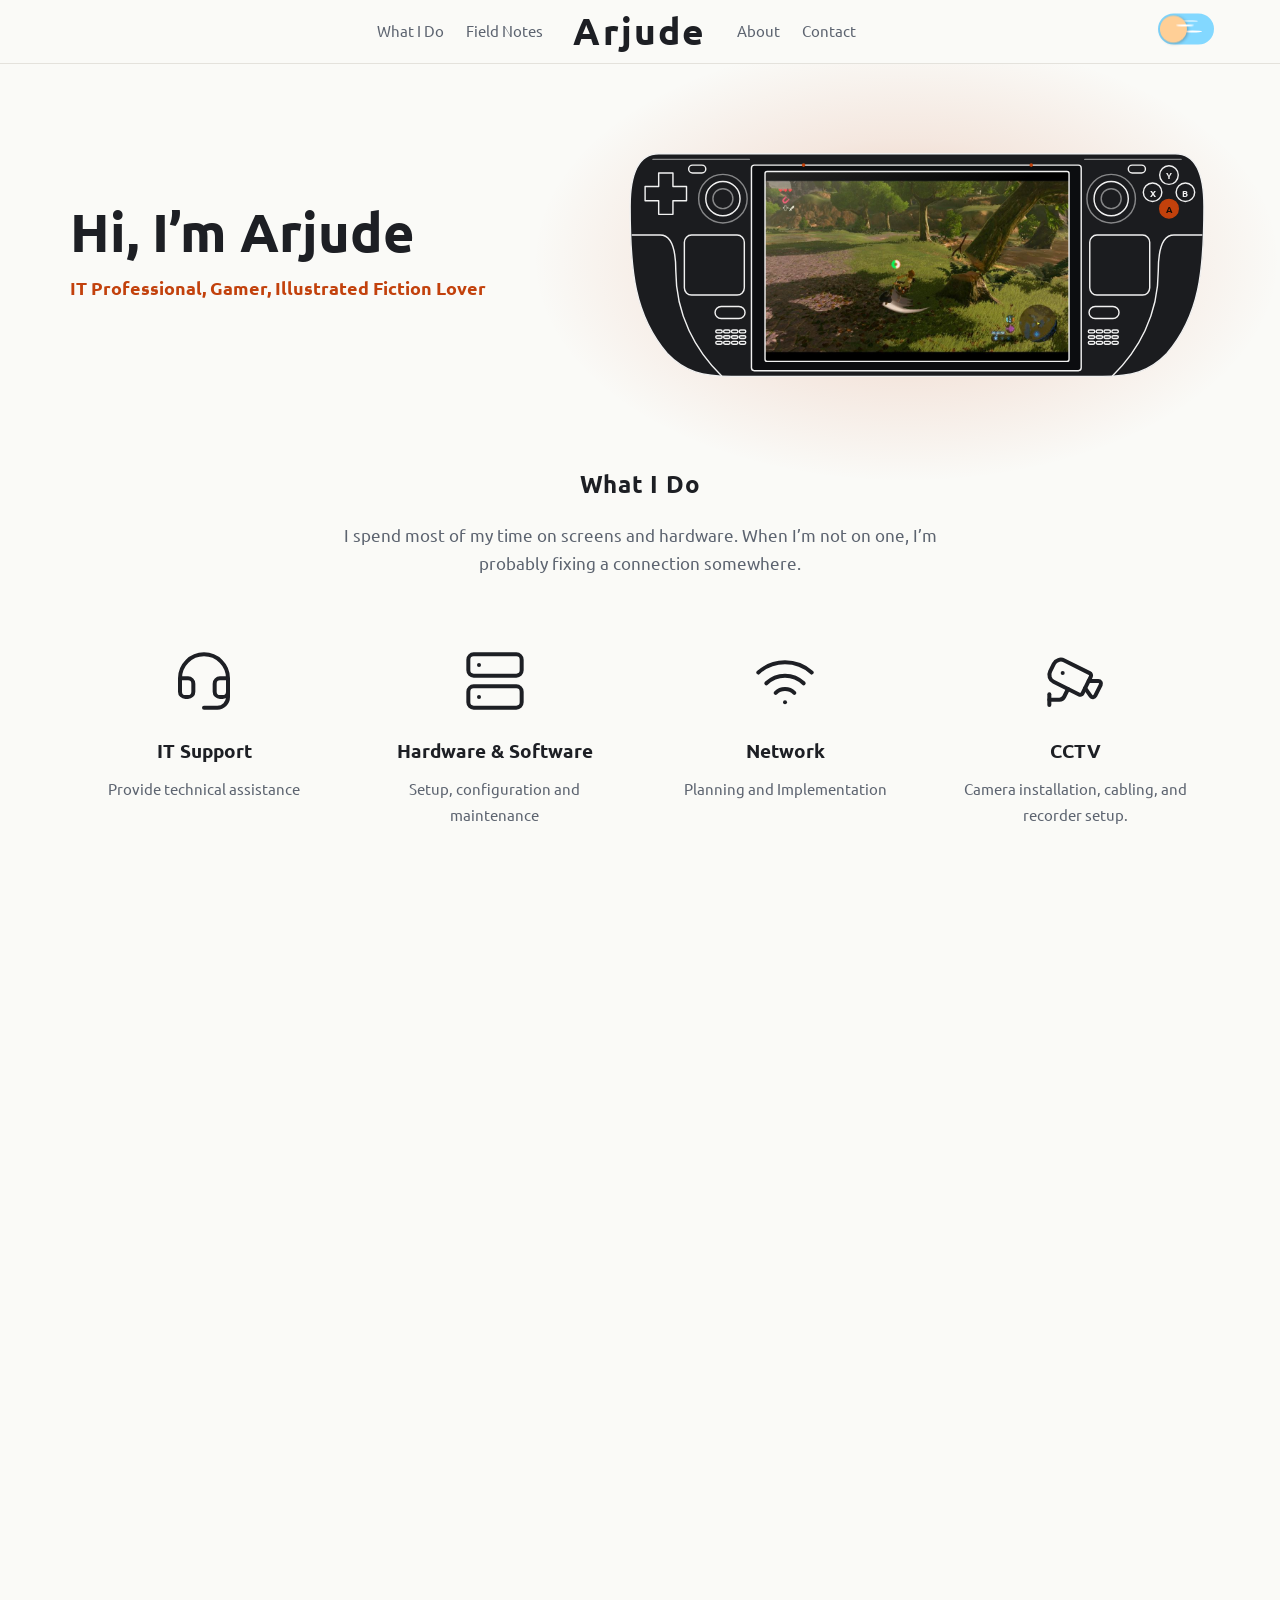
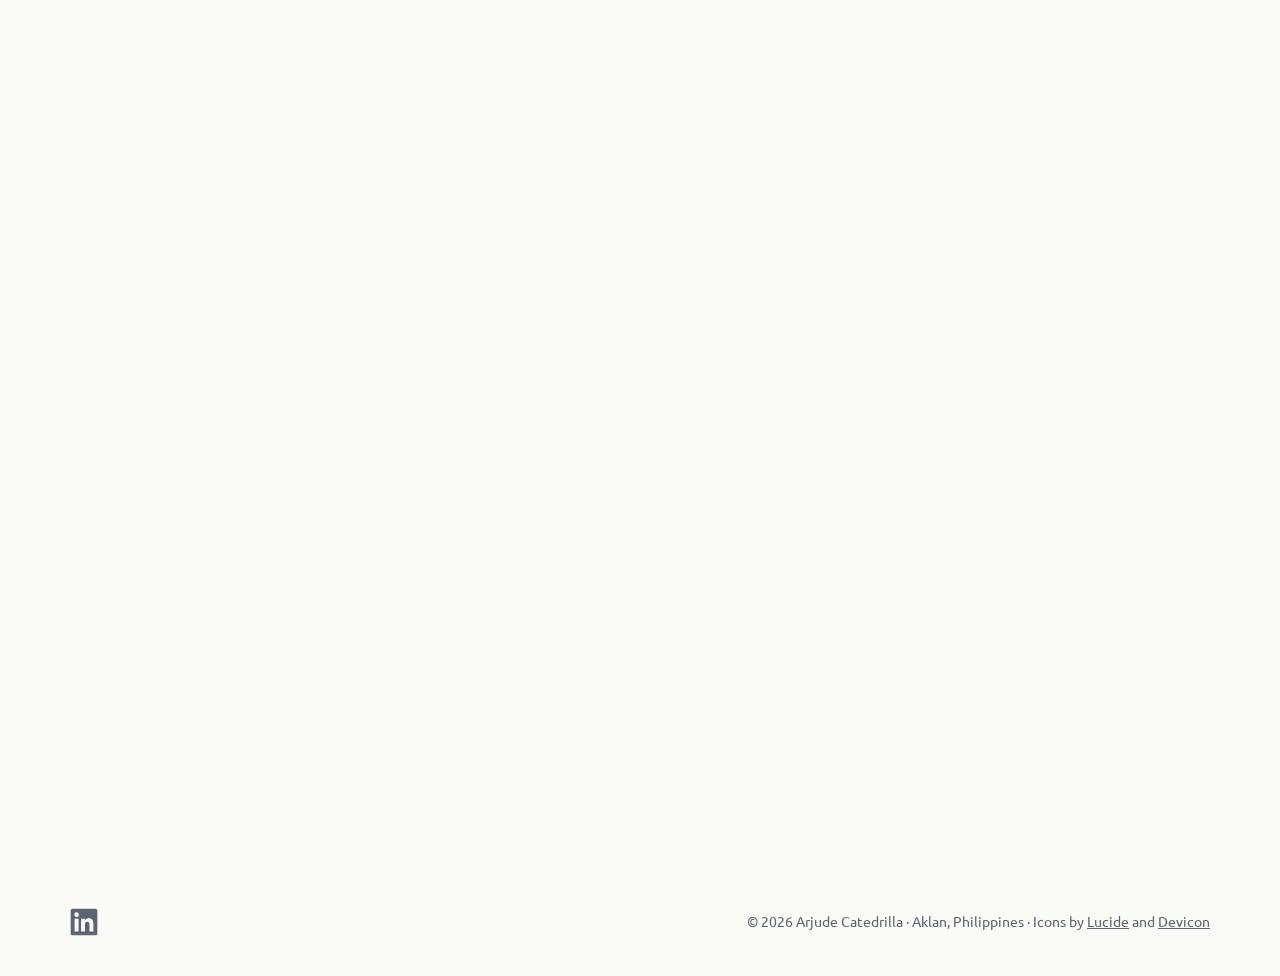
<file: index.html>
<!DOCTYPE html>
<html lang="en">
<head>
  <meta charset="UTF-8">
  <meta name="viewport" content="width=device-width, initial-scale=1">
  <meta http-equiv="Content-Security-Policy" content="default-src 'self'; img-src 'self' data:; style-src 'self'; script-src 'self'; base-uri 'self'; form-action 'none'">
  <title>Arjude Catedrilla | IT Assistant</title>
  <meta name="description" content="Portfolio of Arjude Catedrilla: IT support, networking, and hardware.">
  <link rel="preload" href="fonts/ubuntu-latin-400-normal.woff2" as="font" type="font/woff2" crossorigin>
  <link rel="preload" href="fonts/ubuntu-latin-700-normal.woff2" as="font" type="font/woff2" crossorigin>
  <link rel="stylesheet" href="style.css">
</head>
<body>
  <a class="skip" href="#main">Skip to content</a>
  <header class="nav split">
    <nav aria-label="Main sections" id="navL"></nav>
    <a class="brand" href="#top" id="brand"></a>
    <nav aria-label="More sections" id="navR"></nav>
    <!-- From Uiverse.io by mobinkakei - https://uiverse.io/mobinkakei/strong-lizard-79
   MIT License, Copyright (c) Benjamin Réthoré - https://codepen.io/bnthor/pen/WQBNxO, mobinkakei (Mobeen) -->
    <div class="tg-wrap">
      <input class="tg-input" id="tg" type="checkbox" aria-label="Dark mode">
      <label class="tg" for="tg">
        <span class="tg__handler">
          <span class="tg-crater tg-crater--1"></span>
          <span class="tg-crater tg-crater--2"></span>
          <span class="tg-crater tg-crater--3"></span>
        </span>
        <span class="tg-star tg-star--1"></span>
        <span class="tg-star tg-star--2"></span>
        <span class="tg-star tg-star--3"></span>
        <span class="tg-star tg-star--4"></span>
        <span class="tg-star tg-star--5"></span>
        <span class="tg-star tg-star--6"></span>
      </label>
    </div>
  </header>
  <main id="main"><div id="top"></div></main>
  <footer><p id="foot"></p></footer>
  <script src="content.js"></script>
  <script src="app.js"></script>
</body>
</html>
</file>
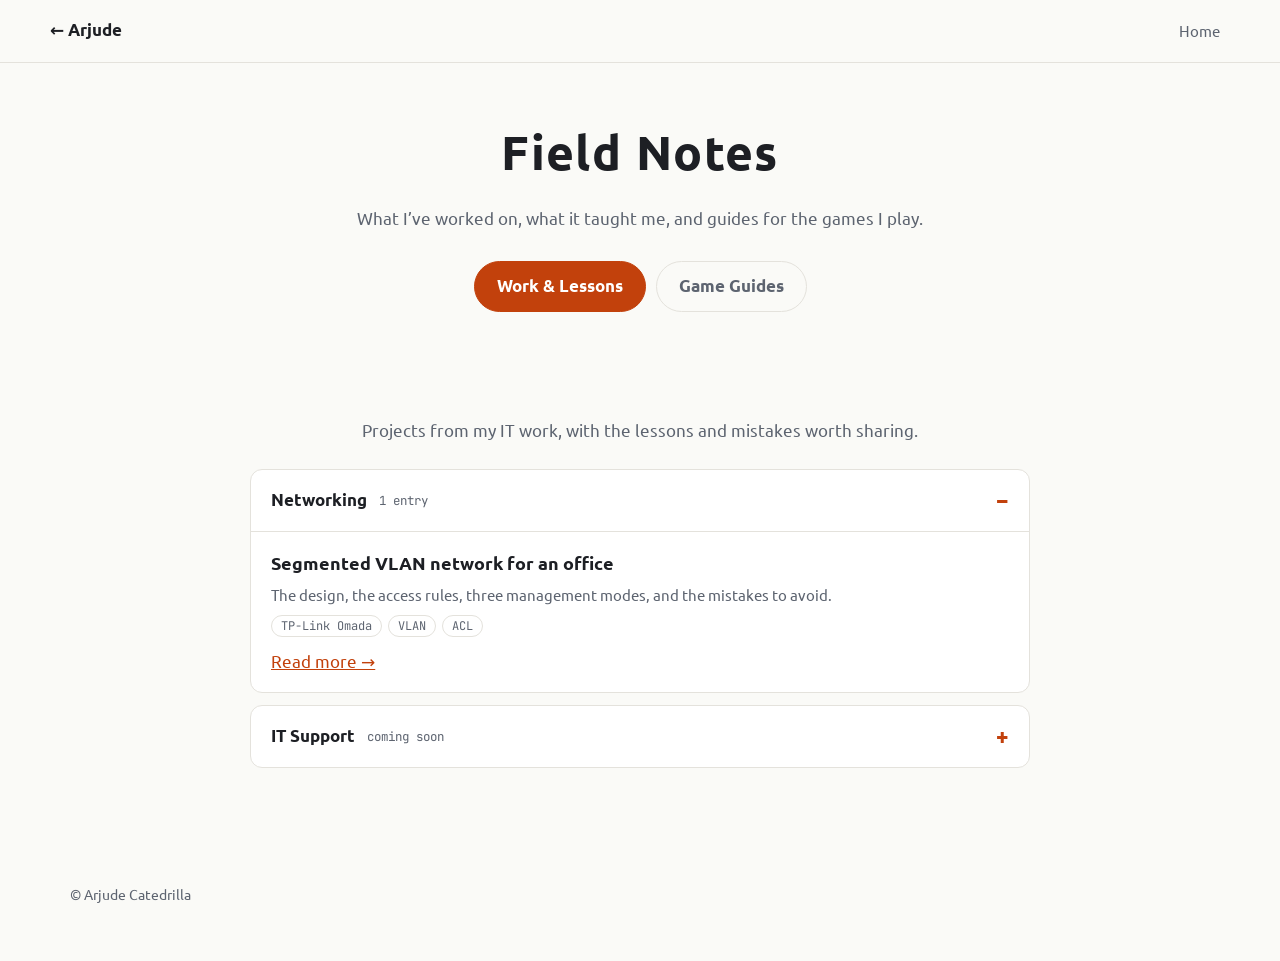
<file: notes.html>
<!DOCTYPE html>
<html lang="en">
<head>
  <meta charset="UTF-8">
  <meta name="viewport" content="width=device-width, initial-scale=1">
  <meta http-equiv="Content-Security-Policy" content="default-src 'self'; img-src 'self' data:; style-src 'self'; script-src 'self'; base-uri 'self'; form-action 'none'">
  <title>Field Notes | Arjude Catedrilla</title>
  <meta name="description" content="Work lessons and game guides by Arjude Catedrilla.">
  <link rel="stylesheet" href="style.css">
  <script src="projects/page.js"></script>
</head>
<body>
  <header class="nav">
    <a class="brand" href="index.html">← Arjude</a>
    <nav aria-label="Main"><a href="index.html">Home</a></nav>
  </header>
  <main class="notes" id="main"></main>
  <footer><p>© Arjude Catedrilla</p></footer>
  <script src="content.js"></script>
  <script src="notes.js"></script>
</body>
</html>
</file>
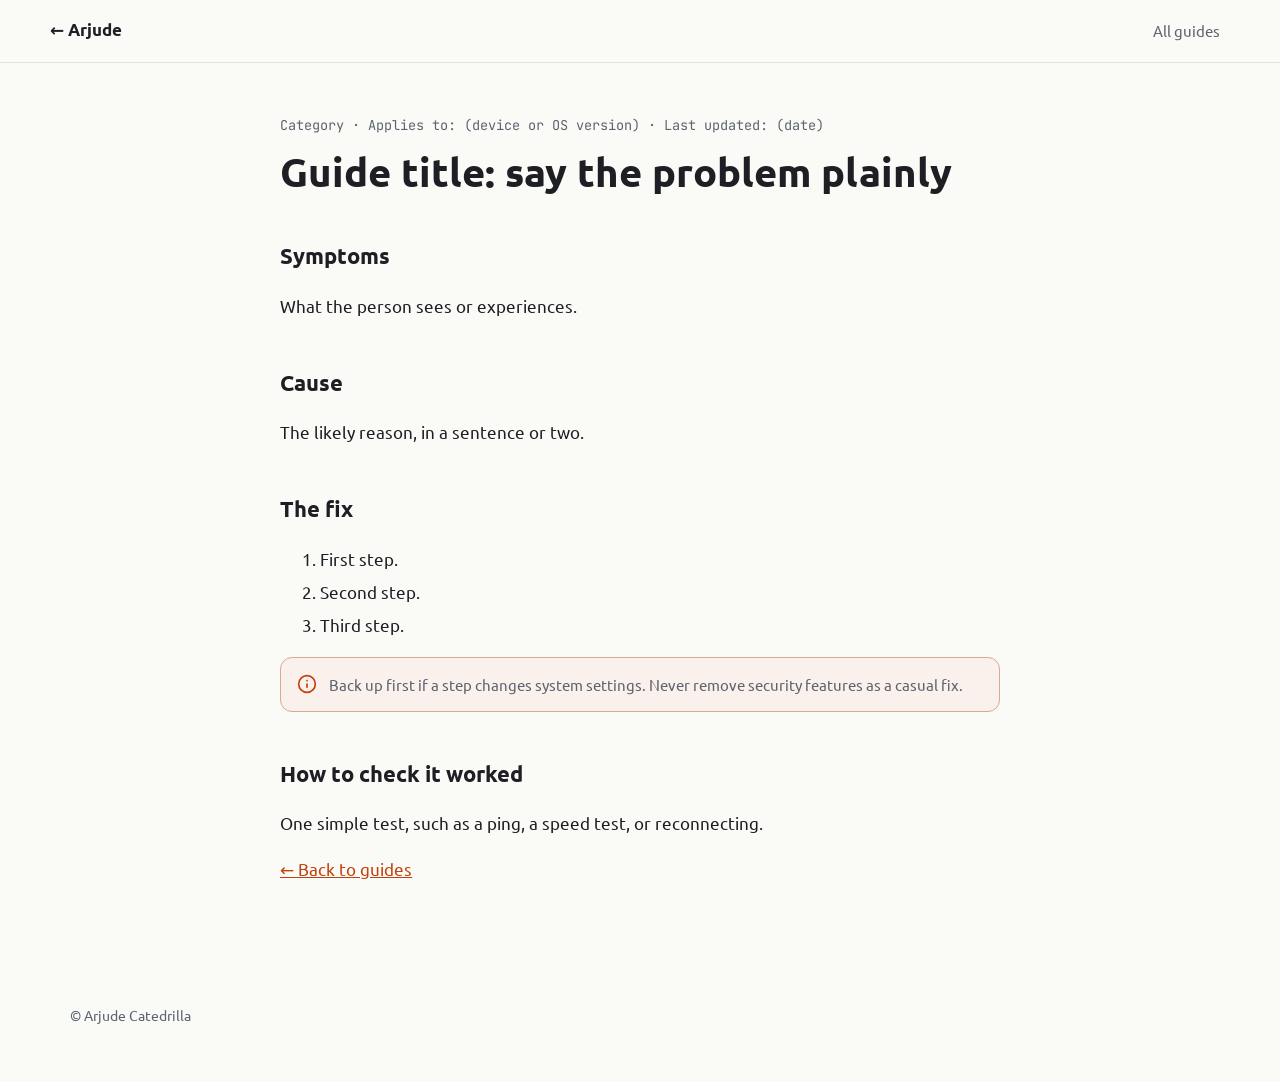
<file: guides/_template.html>
<!DOCTYPE html>
<html lang="en">
<head>
  <meta charset="UTF-8">
  <meta name="viewport" content="width=device-width, initial-scale=1">
  <meta http-equiv="Content-Security-Policy" content="default-src 'self'; img-src 'self' data:; style-src 'self'; script-src 'self'; base-uri 'self'; form-action 'none'">
  <meta name="robots" content="noindex">
  <title>Guide title | Arjude Catedrilla</title>
  <meta name="description" content="One-line summary of the problem this guide solves.">
  <link rel="stylesheet" href="../style.css">
  <script src="../projects/page.js"></script>
</head>
<body>
  <header class="nav">
    <a class="brand" href="../index.html">← Arjude</a>
    <nav aria-label="Main"><a href="../index.html#guides">All guides</a></nav>
  </header>
  <main class="article">
    <p class="meta">Category · Applies to: (device or OS version) · Last updated: (date)</p>
    <h1>Guide title: say the problem plainly</h1>

    <h2>Symptoms</h2>
    <p>What the person sees or experiences.</p>

    <h2>Cause</h2>
    <p>The likely reason, in a sentence or two.</p>

    <h2>The fix</h2>
    <ol>
      <li>First step.</li>
      <li>Second step.</li>
      <li>Third step.</li>
    </ol>
    <p class="note">Back up first if a step changes system settings. Never remove security features as a casual fix.</p>

    <h2>How to check it worked</h2>
    <p>One simple test, such as a ping, a speed test, or reconnecting.</p>

    <p><a href="../index.html#guides">← Back to guides</a></p>
  </main>
  <footer><p>© Arjude Catedrilla</p></footer>
</body>
</html>
</file>
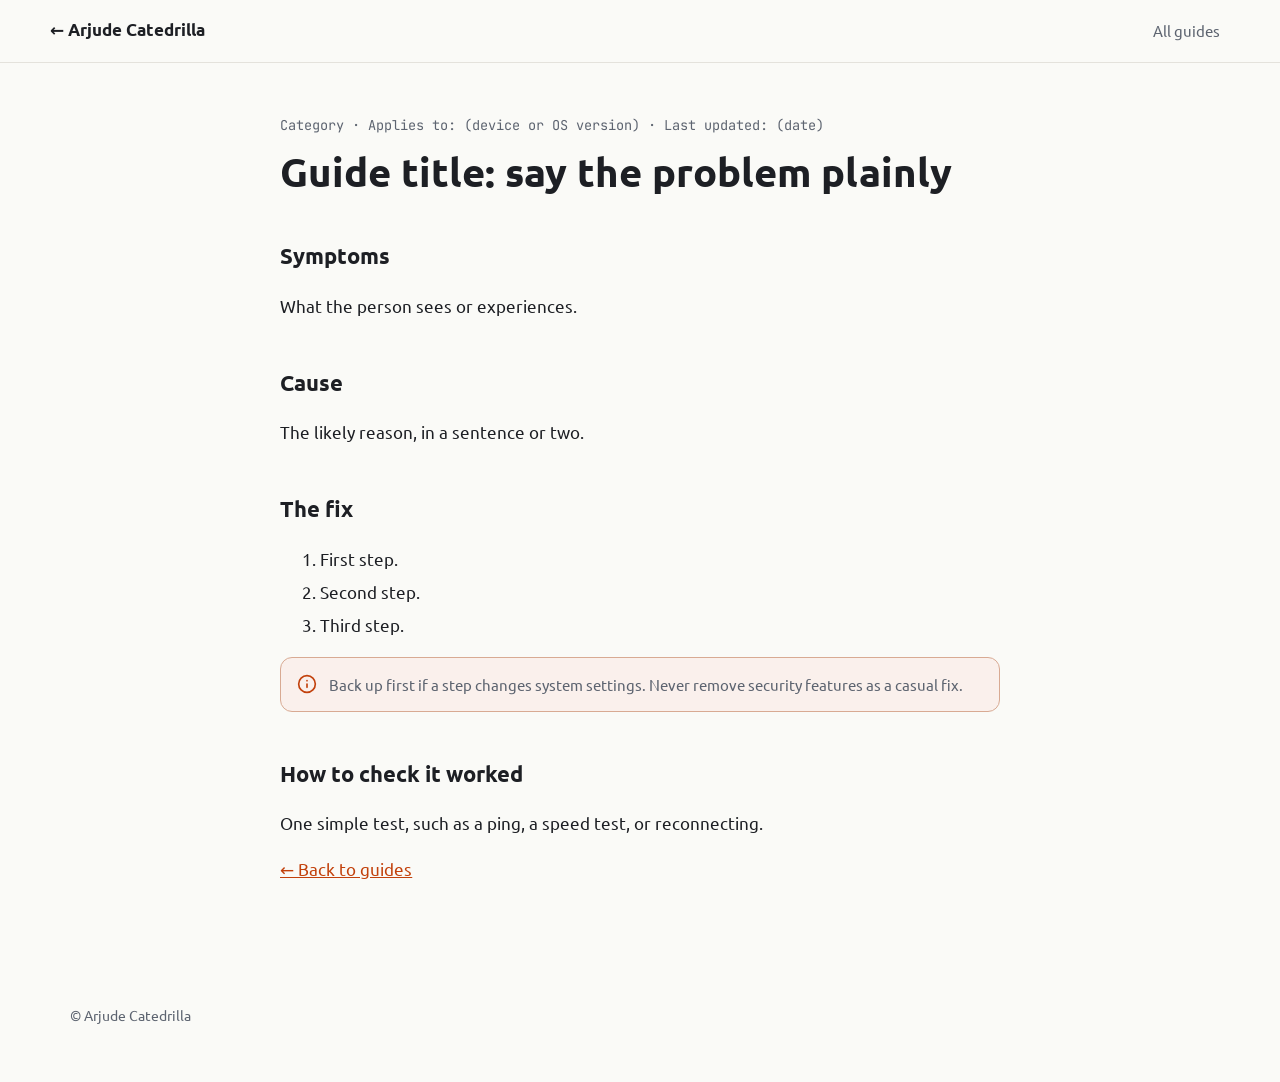
<file: guides/steamdeck-wifi.html>
<!DOCTYPE html>
<html lang="en">
<head>
  <meta charset="UTF-8">
  <meta name="viewport" content="width=device-width, initial-scale=1">
  <meta http-equiv="Content-Security-Policy" content="default-src 'self'; img-src 'self' data:; style-src 'self'; script-src 'self'; base-uri 'self'; form-action 'none'">
  <meta name="robots" content="noindex">
  <title>Guide title | Arjude Catedrilla</title>
  <meta name="description" content="One-line summary of the problem this guide solves.">
  <link rel="stylesheet" href="../style.css">
  <script src="../projects/page.js"></script>
</head>
<body>
  <header class="nav">
    <a class="brand" href="../index.html">← Arjude Catedrilla</a>
    <nav aria-label="Main"><a href="../index.html#guides">All guides</a></nav>
  </header>
  <main class="article">
    <p class="meta">Category · Applies to: (device or OS version) · Last updated: (date)</p>
    <h1>Guide title: say the problem plainly</h1>

    <h2>Symptoms</h2>
    <p>What the person sees or experiences.</p>

    <h2>Cause</h2>
    <p>The likely reason, in a sentence or two.</p>

    <h2>The fix</h2>
    <ol>
      <li>First step.</li>
      <li>Second step.</li>
      <li>Third step.</li>
    </ol>
    <p class="note">Back up first if a step changes system settings. Never remove security features as a casual fix.</p>

    <h2>How to check it worked</h2>
    <p>One simple test, such as a ping, a speed test, or reconnecting.</p>

    <p><a href="../index.html#guides">← Back to guides</a></p>
  </main>
  <footer><p>© Arjude Catedrilla</p></footer>
</body>
</html>
</file>
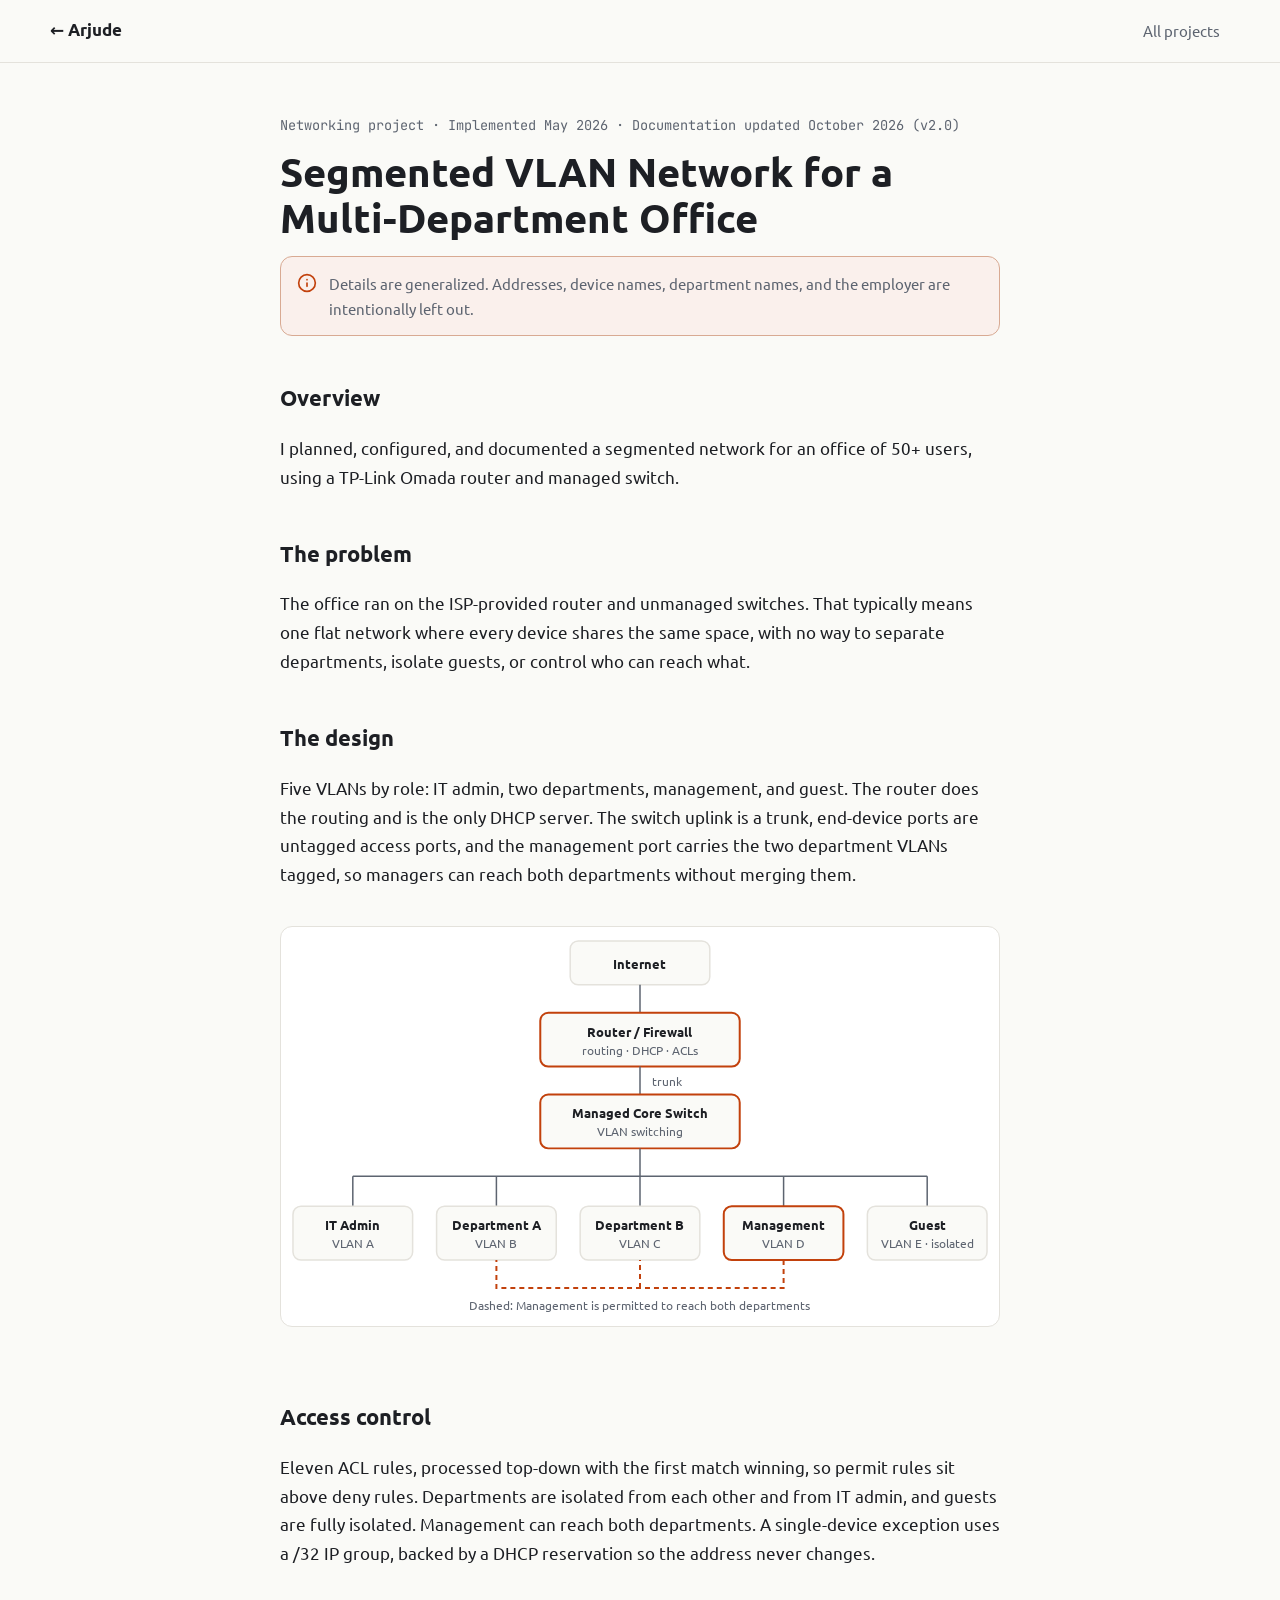
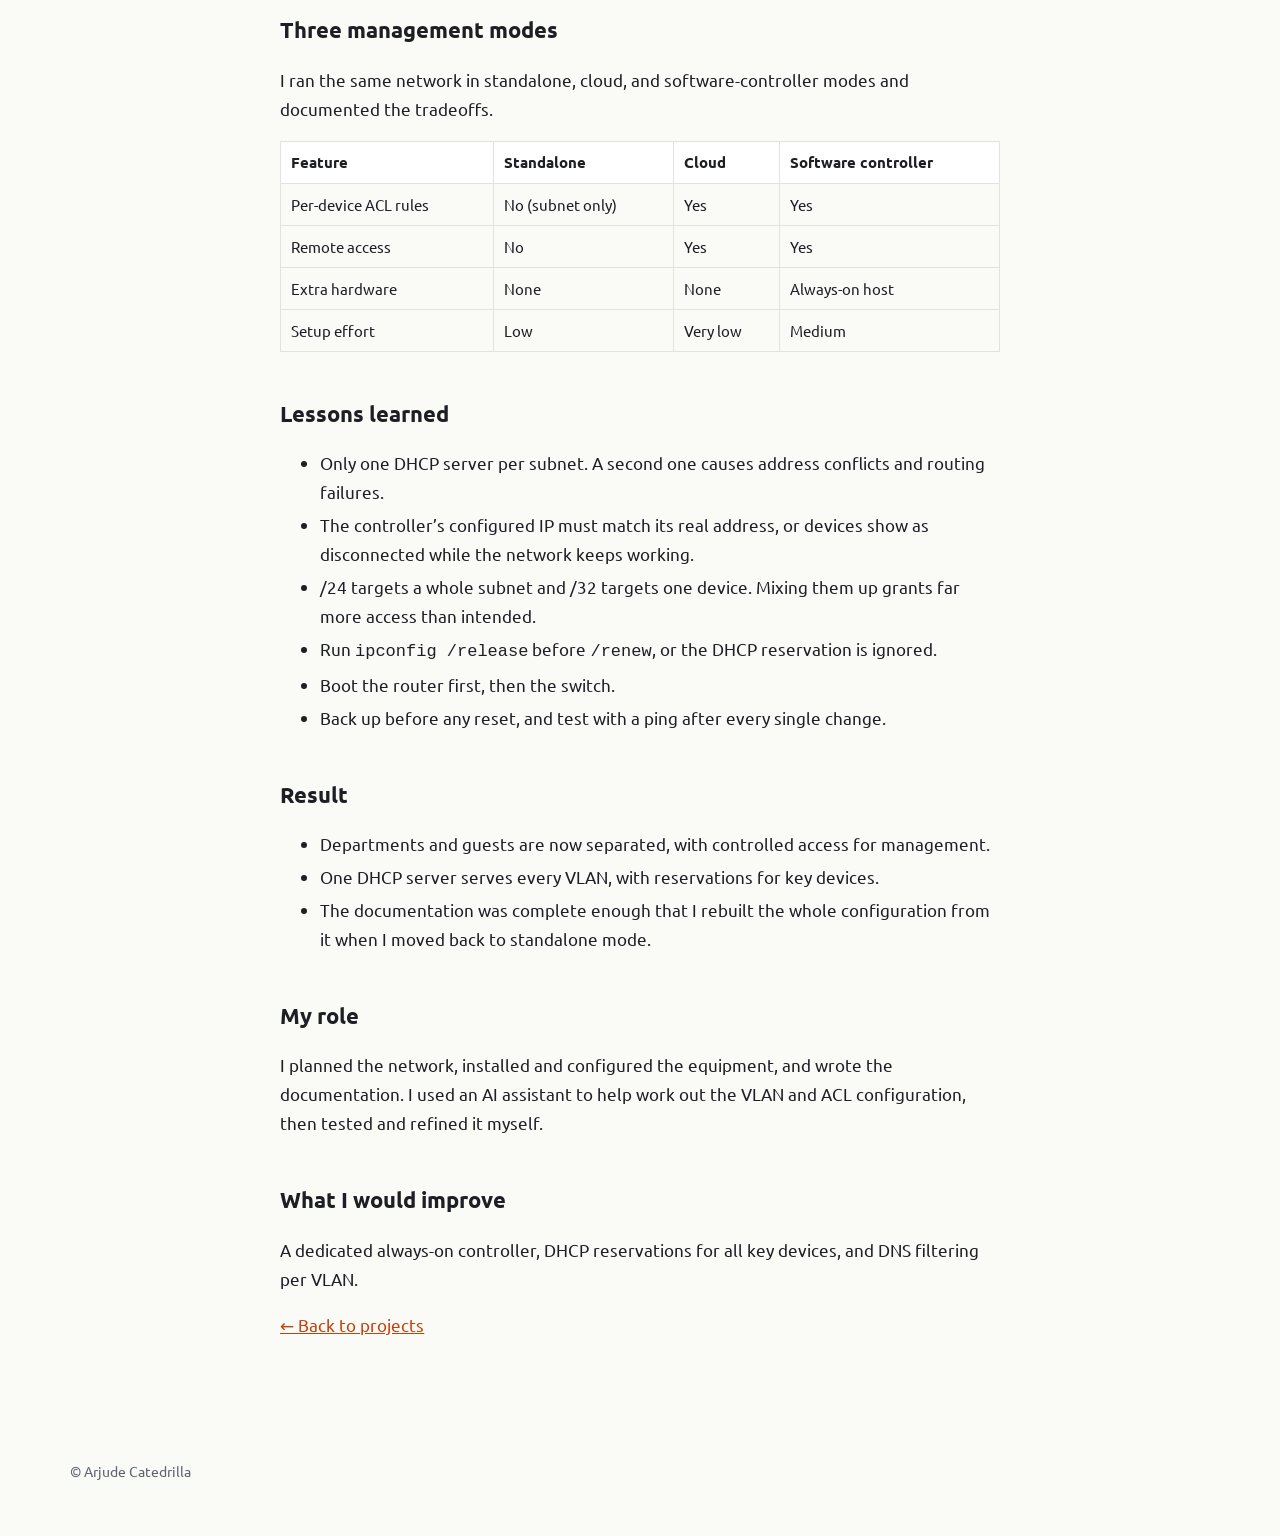
<file: projects/vlan-network.html>
<!DOCTYPE html>
<html lang="en">
<head>
  <meta charset="UTF-8">
  <meta name="viewport" content="width=device-width, initial-scale=1">
  <meta http-equiv="Content-Security-Policy" content="default-src 'self'; img-src 'self' data:; style-src 'self'; script-src 'self'; base-uri 'self'; form-action 'none'">
  <title>Segmented VLAN Network | Arjude Catedrilla</title>
  <meta name="description" content="Project write-up: a segmented VLAN network with ACLs for a 50+ user office.">
  <link rel="stylesheet" href="../style.css">
  <script src="page.js"></script>
</head>
<body>
  <header class="nav">
    <a class="brand" href="../index.html">← Arjude</a>
    <nav aria-label="Main"><a href="../index.html#projects">All projects</a></nav>
  </header>
  <main class="article">
    <p class="meta">Networking project · Implemented May 2026 · Documentation updated October 2026 (v2.0)</p>
    <h1>Segmented VLAN Network for a Multi-Department Office</h1>
    <p class="note">Details are generalized. Addresses, device names, department names, and the employer are intentionally left out.</p>

    <h2>Overview</h2>
    <p>I planned, configured, and documented a segmented network for an office of 50+ users, using a TP-Link Omada router and managed switch.</p>

    <h2>The problem</h2>
    <p>The office ran on the ISP-provided router and unmanaged switches. That typically means one flat network where every device shares the same space, with no way to separate departments, isolate guests, or control who can reach what.</p>

    <h2>The design</h2>
    <p>Five VLANs by role: IT admin, two departments, management, and guest. The router does the routing and is the only DHCP server. The switch uplink is a trunk, end-device ports are untagged access ports, and the management port carries the two department VLANs tagged, so managers can reach both departments without merging them.</p>

    <svg class="diagram" viewBox="0 0 720 400" role="img" aria-labelledby="dt dd">
      <title id="dt">Simplified network diagram</title>
      <desc id="dd">Internet connects to a router and firewall, then a managed core switch, which serves five VLANs: IT admin, Department A, Department B, Management, and Guest. Management can reach both departments. Guest is isolated.</desc>
      <rect class="box" x="290" y="14" width="140" height="44" rx="8"/><text class="t" x="360" y="42" text-anchor="middle">Internet</text>
      <line class="ln" x1="360" y1="58" x2="360" y2="86"/>
      <rect class="hi" x="260" y="86" width="200" height="54" rx="8"/><text class="t" x="360" y="110" text-anchor="middle">Router / Firewall</text><text class="m" x="360" y="128" text-anchor="middle">routing · DHCP · ACLs</text>
      <line class="ln" x1="360" y1="140" x2="360" y2="168"/>
      <text class="m" x="372" y="159">trunk</text>
      <rect class="hi" x="260" y="168" width="200" height="54" rx="8"/><text class="t" x="360" y="192" text-anchor="middle">Managed Core Switch</text><text class="m" x="360" y="210" text-anchor="middle">VLAN switching</text>
      <path class="ln" d="M360 222 V250 M72 250 H648 M72 250 V280 M216 250 V280 M360 250 V280 M504 250 V280 M648 250 V280"/>
      <rect class="box" x="12" y="280" width="120" height="54" rx="8"/><text class="t" x="72" y="304" text-anchor="middle">IT Admin</text><text class="m" x="72" y="322" text-anchor="middle">VLAN A</text>
      <rect class="box" x="156" y="280" width="120" height="54" rx="8"/><text class="t" x="216" y="304" text-anchor="middle">Department A</text><text class="m" x="216" y="322" text-anchor="middle">VLAN B</text>
      <rect class="box" x="300" y="280" width="120" height="54" rx="8"/><text class="t" x="360" y="304" text-anchor="middle">Department B</text><text class="m" x="360" y="322" text-anchor="middle">VLAN C</text>
      <rect class="hi" x="444" y="280" width="120" height="54" rx="8"/><text class="t" x="504" y="304" text-anchor="middle">Management</text><text class="m" x="504" y="322" text-anchor="middle">VLAN D</text>
      <rect class="box" x="588" y="280" width="120" height="54" rx="8"/><text class="t" x="648" y="304" text-anchor="middle">Guest</text><text class="m" x="648" y="322" text-anchor="middle">VLAN E · isolated</text>
      <path class="ok" d="M504 334 V362 H216 V334 M360 362 V334"/>
      <text class="m" x="360" y="384" text-anchor="middle">Dashed: Management is permitted to reach both departments</text>
    </svg>

    <h2>Access control</h2>
    <p>Eleven ACL rules, processed top-down with the first match winning, so permit rules sit above deny rules. Departments are isolated from each other and from IT admin, and guests are fully isolated. Management can reach both departments. A single-device exception uses a /32 IP group, backed by a DHCP reservation so the address never changes.</p>

    <h2>Three management modes</h2>
    <p>I ran the same network in standalone, cloud, and software-controller modes and documented the tradeoffs.</p>
    <div class="tbl"><table>
      <thead><tr><th>Feature</th><th>Standalone</th><th>Cloud</th><th>Software controller</th></tr></thead>
      <tbody>
        <tr><td>Per-device ACL rules</td><td>No (subnet only)</td><td>Yes</td><td>Yes</td></tr>
        <tr><td>Remote access</td><td>No</td><td>Yes</td><td>Yes</td></tr>
        <tr><td>Extra hardware</td><td>None</td><td>None</td><td>Always-on host</td></tr>
        <tr><td>Setup effort</td><td>Low</td><td>Very low</td><td>Medium</td></tr>
      </tbody>
    </table></div>

    <h2>Lessons learned</h2>
    <ul>
      <li>Only one DHCP server per subnet. A second one causes address conflicts and routing failures.</li>
      <li>The controller’s configured IP must match its real address, or devices show as disconnected while the network keeps working.</li>
      <li>/24 targets a whole subnet and /32 targets one device. Mixing them up grants far more access than intended.</li>
      <li>Run <code>ipconfig /release</code> before <code>/renew</code>, or the DHCP reservation is ignored.</li>
      <li>Boot the router first, then the switch.</li>
      <li>Back up before any reset, and test with a ping after every single change.</li>
    </ul>

    <h2>Result</h2>
    <ul>
      <li>Departments and guests are now separated, with controlled access for management.</li>
      <li>One DHCP server serves every VLAN, with reservations for key devices.</li>
      <li>The documentation was complete enough that I rebuilt the whole configuration from it when I moved back to standalone mode.</li>
    </ul>

    <h2>My role</h2>
    <p>I planned the network, installed and configured the equipment, and wrote the documentation. I used an AI assistant to help work out the VLAN and ACL configuration, then tested and refined it myself.</p>

    <h2>What I would improve</h2>
    <p>A dedicated always-on controller, DHCP reservations for all key devices, and DNS filtering per VLAN.</p>

    <p><a href="../index.html#projects">← Back to projects</a></p>
  </main>
  <footer><p>© Arjude Catedrilla</p></footer>
</body>
</html>
</file>
<file: style.css>
@font-face{font-family:"Ubuntu";font-style:normal;font-weight:300;font-display:swap;src:url("fonts/ubuntu-latin-300-normal.woff2") format("woff2")}
@font-face{font-family:"Ubuntu";font-style:normal;font-weight:400;font-display:swap;src:url("fonts/ubuntu-latin-400-normal.woff2") format("woff2")}
@font-face{font-family:"Ubuntu";font-style:normal;font-weight:700;font-display:swap;src:url("fonts/ubuntu-latin-700-normal.woff2") format("woff2")}
@font-face{font-family:"JetBrains Mono";font-style:normal;font-weight:400;font-display:swap;src:url("fonts/jetbrains-mono-latin-400-normal.woff2") format("woff2")}
:root{--bg:#fafaf7;--surface:#fff;--text:#1d1f24;--muted:#5d6470;--accent:#c2410c;--accent-ink:#fff;--border:#e4e2dc;--mono:"JetBrains Mono",ui-monospace,"SF Mono",Consolas,monospace;--sans:"Ubuntu",system-ui,-apple-system,"Segoe UI",Roboto,sans-serif;color-scheme:light}
@media (prefers-color-scheme:dark){:root:not([data-theme="light"]){--bg:#14161b;--surface:#1c1f26;--text:#eceef2;--muted:#a0a8b5;--accent:#ff8a4c;--accent-ink:#1a0d05;--border:#2b2f38;color-scheme:dark}}
:root[data-theme="dark"]{--bg:#14161b;--surface:#1c1f26;--text:#eceef2;--muted:#a0a8b5;--accent:#ff8a4c;--accent-ink:#1a0d05;--border:#2b2f38;color-scheme:dark}
*{box-sizing:border-box}html{scroll-behavior:smooth;scroll-padding-top:70px}
body{margin:0;overflow-x:clip;background:var(--bg);color:var(--text);font:17px/1.7 var(--sans)}
a{color:var(--accent)}a:focus-visible,button:focus-visible{outline:3px solid var(--accent);outline-offset:3px}
.skip{position:absolute;left:-999px}.skip:focus{left:8px;top:8px;background:var(--surface);padding:8px;z-index:20}
.nav{position:sticky;top:0;z-index:10;display:flex;align-items:center;gap:12px;padding:12px max(20px,calc((100% - 1180px)/2));background:var(--bg);border-bottom:1px solid var(--border)}
.brand{font-weight:700;text-decoration:none;color:var(--text);margin-right:auto}
nav{display:flex;gap:2px;overflow-x:auto}nav a{padding:6px 10px;color:var(--muted);text-decoration:none;white-space:nowrap;font-size:.95rem}nav a:hover{color:var(--accent)}
#theme{background:none;color:var(--text);border:1px solid var(--border);border-radius:8px;padding:5px 10px;cursor:pointer}
main,footer{max-width:1180px;margin:0 auto;padding:0 20px}
section{padding:72px 0 0}
h2{font-size:1.5rem;margin:0 0 24px}
.hero{display:grid;grid-template-columns:minmax(0,1fr) minmax(0,1.25fr);gap:48px;align-items:center;padding:64px 0 0}
.hero h1{font-size:clamp(2.2rem,6vw,3.4rem);line-height:1.1;margin:0 0 10px}
.hero .role{color:var(--accent);font-weight:600;font-size:1.15rem;margin:0 0 14px}
.hero .lead{color:var(--muted);margin:0;max-width:30em}
.hero figure{margin:0;position:relative;z-index:0}
.hero figure::before{content:"";position:absolute;inset:-90px -70px;z-index:-1;pointer-events:none;background:radial-gradient(ellipse closest-side,color-mix(in srgb,var(--accent) 30%,transparent),color-mix(in srgb,var(--accent) 10%,transparent) 55%,transparent)}
.hero svg{display:block;width:100%;height:auto}
.d-body{fill:#1b1c1f;stroke:#f1f1f1;stroke-width:2}.d-glass{fill:#0c0d10;stroke:#f1f1f1;stroke-width:2}
.d-line{fill:none;stroke:#f1f1f1;stroke-width:2;stroke-linecap:round;stroke-linejoin:round}.d-faint{opacity:.5}
.d-txt{fill:#f1f1f1;font:700 12px var(--sans)}.d-txt.d-dark{fill:#1a0d05}.d-acc{fill:var(--accent)}.d-hot{stroke:var(--accent);fill:var(--accent)}
.slide{transform:translateX(-430px);transition:transform .9s cubic-bezier(.65,0,.35,1)}.slide.on{transform:none}.slide.out{transform:translateX(430px)}.slide.reset{transition:none}
.btns{display:flex;flex-wrap:wrap;gap:12px;margin-top:24px}
.btn{display:inline-block;padding:10px 20px;border-radius:8px;border:1.5px solid var(--accent);color:var(--accent);text-decoration:none;font-weight:600}
.btn.primary{background:var(--accent);color:var(--accent-ink)}
#do h2,#do .intro{text-align:center}#do .intro{color:var(--muted);max-width:38em;margin:-8px auto 40px}
.do{list-style:none;margin:0;padding:0;display:grid;gap:22px;grid-template-columns:repeat(4,minmax(0,1fr))}
.do-item{text-align:center;padding:28px 18px 24px;border:3px solid transparent;border-radius:16px;transition:transform .18s ease,border-color .18s ease,box-shadow .18s ease,background-color .18s ease}
.do-ico svg{width:64px;height:64px;fill:none;stroke:currentColor;stroke-width:1.5;stroke-linecap:round;stroke-linejoin:round;transition:color .18s ease}
.do-item h3{margin:14px 0 8px;font-size:1.2rem}.do-item p{margin:0;color:var(--muted);font-size:.95rem}
.featured{border:1px solid var(--border);background:var(--surface);border-radius:10px;padding:24px;margin-bottom:24px}
.featured h3{margin:0 0 8px;font-size:1.3rem}.featured p{margin:0;color:var(--muted)}.featured ul.out{margin:14px 0;padding-left:20px}.featured li{margin:6px 0}
.list{display:grid;gap:18px;grid-template-columns:repeat(auto-fit,minmax(260px,1fr))}
.item h3{margin:0 0 4px;font-size:1.05rem}.item p{margin:0;color:var(--muted);font-size:.95rem}
.tags{display:flex;flex-wrap:wrap;gap:6px;margin:12px 0 0;padding:0;list-style:none}
.tags li{font:.75rem var(--mono);padding:2px 9px;border:1px solid var(--border);border-radius:999px;color:var(--muted)}
.job{padding:0 0 26px}.job h3{margin:0;font-size:1.1rem}.job .meta{color:var(--muted);font:.85rem var(--mono);margin:2px 0 8px}.job ul{margin:0;padding-left:18px}.job li{margin:4px 0}
dl.skills{margin:0}dl.skills div{padding:10px 0;border-top:1px solid var(--border);display:grid;grid-template-columns:150px 1fr;gap:12px}
dl.skills dt{font-weight:700}dl.skills dd{margin:0;color:var(--muted)}
.about p{max-width:42em}

footer{padding-top:64px;padding-bottom:40px;color:var(--muted);font-size:.9rem}
@media (max-width:720px){.hero{grid-template-columns:1fr}.hero figure{margin:0}.hero figure::before{inset:-60px -20px}dl.skills div{grid-template-columns:1fr;gap:2px}}
@media (prefers-reduced-motion:reduce){html{scroll-behavior:auto}.slide{transition:none}}
/* Article pages */
.article{max-width:760px;margin:0 auto;padding:40px 20px 24px}.article h1{font-size:clamp(1.8rem,5vw,2.5rem);line-height:1.15;margin:8px 0 16px}
.article h2{font-size:1.35rem;margin:44px 0 12px}.article .meta{color:var(--muted);font:.85rem var(--mono)}.article li{margin:4px 0}
.note{display:flex;gap:12px;align-items:flex-start;background:color-mix(in srgb,var(--accent) 8%,var(--surface));border:1px solid color-mix(in srgb,var(--accent) 35%,var(--border));border-radius:12px;padding:14px 16px;color:var(--muted);font-size:.92rem}
.note::before{content:"";flex:0 0 20px;height:20px;margin-top:2px;background:var(--accent);-webkit-mask:url("data:image/svg+xml,%3Csvg xmlns='http://www.w3.org/2000/svg' viewBox='0 0 24 24' fill='none' stroke='black' stroke-width='2' stroke-linecap='round' stroke-linejoin='round'%3E%3Ccircle cx='12' cy='12' r='10'/%3E%3Cpath d='M12 16v-4M12 8h.01'/%3E%3C/svg%3E") center/contain no-repeat;mask:url("data:image/svg+xml,%3Csvg xmlns='http://www.w3.org/2000/svg' viewBox='0 0 24 24' fill='none' stroke='black' stroke-width='2' stroke-linecap='round' stroke-linejoin='round'%3E%3Ccircle cx='12' cy='12' r='10'/%3E%3Cpath d='M12 16v-4M12 8h.01'/%3E%3C/svg%3E") center/contain no-repeat}
.tbl{overflow-x:auto}table{border-collapse:collapse;width:100%;font-size:.92rem}th,td{border:1px solid var(--border);padding:8px 10px;text-align:left;vertical-align:top}th{background:var(--surface)}
.diagram{width:100%;height:auto;background:var(--surface);border:1px solid var(--border);border-radius:12px;margin:20px 0}
.diagram .box{fill:var(--bg);stroke:var(--border);stroke-width:1.5}.diagram .hi{fill:var(--bg);stroke:var(--accent);stroke-width:2}
.diagram .t{fill:var(--text);font:600 13px var(--sans)}.diagram .m{fill:var(--muted);font:12px var(--sans)}
.diagram .ln{stroke:var(--muted);stroke-width:1.5;fill:none}.diagram .ok{stroke:var(--accent);stroke-width:2;fill:none;stroke-dasharray:5 4}

/* Contact + footer */
.contact{text-align:center;padding-bottom:24px}.contact h2{margin-bottom:10px}
.contact .sub{color:var(--muted);margin:0 auto 28px}
.big-mail{display:inline-block;font-size:clamp(1.05rem,4.4vw,2.6rem);font-weight:300;letter-spacing:.1em;color:var(--muted);text-decoration:none;overflow-wrap:anywhere;transition:color .2s ease}
.big-mail:hover,.big-mail:focus-visible{color:var(--accent)}
.foot-row{display:flex;align-items:center;justify-content:space-between;gap:16px;flex-wrap:wrap}.foot-row p{margin:0}
.foot-in{display:inline-flex;color:var(--muted);transition:color .2s ease}.foot-in svg{width:28px;height:28px;fill:currentColor}.foot-in:hover,.foot-in:focus-visible{color:var(--accent)}
footer a{color:inherit}

/* Layout after stefan.ph: split nav, centered titles with intro lines, friendly About */
section h2{text-align:center;letter-spacing:.03em}
section .intro{text-align:center;color:var(--muted);max-width:38em;margin:-8px auto 40px}
.about{text-align:center}.about p{max-width:38em;margin-left:auto;margin-right:auto}.about .btns{justify-content:center}
.about-img{display:block;width:200px;height:200px;margin:0 auto 24px;border-radius:50%;object-fit:cover;border:3px solid var(--border)}
.nav.split{display:grid;grid-template-columns:1fr auto 1fr;gap:20px}
.nav.split #navL{justify-content:flex-end}.nav.split #navR{justify-content:flex-start;padding-right:72px}
.nav.split .brand{margin:0;font-size:1.1rem;letter-spacing:.04em}
.nav.split .tg-wrap{position:absolute;right:max(16px,calc((100% - 1180px)/2 + 16px));top:50%;transform:translateY(-50%)}
@media (max-width:760px){
  .nav.split{display:flex;flex-wrap:wrap;justify-content:center;row-gap:2px;padding:10px 16px}
  .nav.split::after{content:"";order:3;flex-basis:100%}
  .nav.split #navL,.nav.split #navR{display:contents;padding:0}
  .nav.split .brand{order:1;margin-right:auto}
  .nav.split .tg-wrap{order:2;position:static;transform:none}
  .nav.split #navL a,.nav.split #navR a{order:4}
}

/* What I Do hover, after stefan.ph: the title (and icon) light up in the accent color */
.do-item h3,.do-ico svg{transition:color .4s ease,transform .4s ease}
.do-item:hover h3,.do-item:hover .do-ico svg{color:var(--accent)}
.do-item:hover .do-ico svg{transform:translateY(-6px)}
@media (prefers-reduced-motion:reduce){.do-item:hover .do-ico svg{transform:none}}

/* Reveal on scroll, like stefan.ph: sections fade in as they come into view */
.js .reveal{opacity:0;transform:translateY(24px);transition:opacity .7s ease,transform .7s ease}
.js .reveal.in{opacity:1;transform:none}
@media (prefers-reduced-motion:reduce){.js .reveal{opacity:1;transform:none;transition:none}}

/* Field Notes: home tiles and notes page */
.do.two{max-width:720px;margin:0 auto;grid-template-columns:repeat(auto-fit,minmax(240px,1fr))}
.do-link{display:block;color:inherit;text-decoration:none}
.notes{max-width:820px;margin:0 auto;padding:48px 20px 24px}
.notes h1{text-align:center;font-size:clamp(2rem,6vw,3rem);letter-spacing:.03em;margin:0 0 12px}
.notes .intro{text-align:center;color:var(--muted);max-width:36em;margin:0 auto 28px}
.tabs{display:flex;flex-wrap:wrap;justify-content:center;gap:10px;margin:0 0 32px}
.tab{font:inherit;font-weight:700;padding:10px 22px;border:1.5px solid var(--border);border-radius:999px;background:transparent;color:var(--muted);cursor:pointer;transition:color .2s ease,border-color .2s ease,background-color .2s ease}
.tab:hover{color:var(--accent);border-color:var(--accent)}
.tab[aria-selected="true"]{background:var(--accent);border-color:var(--accent);color:var(--accent-ink)}
.tab:focus-visible{outline:3px solid var(--accent);outline-offset:3px}
.panel[hidden]{display:none}.panel-intro{text-align:center;color:var(--muted);margin:0 0 24px}
.topic{border:1px solid var(--border);border-radius:12px;background:var(--surface);margin:0 0 12px;overflow:hidden}
.topic summary{display:flex;align-items:center;gap:12px;padding:16px 20px;font-weight:700;font-size:1.05rem;cursor:pointer;list-style:none}
.topic summary::-webkit-details-marker{display:none}
.topic summary::after{content:"+";margin-left:auto;color:var(--accent);font-size:1.4rem;line-height:1}
.topic[open] summary::after{content:"−"}
.topic summary:hover{color:var(--accent)}.topic summary:focus-visible{outline:3px solid var(--accent);outline-offset:-3px}
.count{font:.78rem var(--mono);color:var(--muted);font-weight:400}
.entry{padding:16px 20px;border-top:1px solid var(--border)}.entry h3{margin:0 0 4px;font-size:1.1rem}.entry p{margin:0 0 6px;color:var(--muted);font-size:.95rem}
.entry .tags{margin:8px 0 10px}.soon{margin:0;padding:16px 20px;border-top:1px solid var(--border);color:var(--muted);font-size:.95rem}

/* From Uiverse.io by mobinkakei - https://uiverse.io/mobinkakei/strong-lizard-79
   MIT License, Copyright (c) Benjamin Réthoré - https://codepen.io/bnthor/pen/WQBNxO, mobinkakei (Mobeen)
   Day/night switch. Class names prefixed "tg" to avoid clashes; shrunk to fit the nav; AM/PM labels left out. */
.tg-wrap .tg-input{position:absolute;opacity:0;width:0;height:0;margin:0;pointer-events:none} .tg {   cursor: pointer; display: inline-block; position: relative; width: 90px; height: 50px; background-color: #83d8ff; border-radius: 84px; transition: background-color 200ms cubic-bezier(0.445, 0.05, 0.55, 0.95);} .tg__handler {   display: inline-block; position: relative; z-index: 1; top: 3px; left: 3px; width: 44px; height: 44px; background-color: #ffcf96; border-radius: 50px; box-shadow: 0 2px 6px rgba(0, 0, 0, 0.3); transition: all 400ms cubic-bezier(0.68, -0.55, 0.265, 1.55); transform: rotate(-45deg);} .tg__handler .tg-crater {   position: absolute; background-color: #e8cda5; opacity: 0; transition: opacity 200ms ease-in-out; border-radius: 100%;} .tg__handler .tg-crater--1 { top: 18px; left: 10px; width: 4px; height: 4px;} .tg__handler .tg-crater--2 { top: 28px; left: 22px; width: 6px; height: 6px;} .tg__handler .tg-crater--3 { top: 10px; left: 25px; width: 8px; height: 8px;} .tg-star {   position: absolute; background-color: #fff; transition: all 300ms cubic-bezier(0.445, 0.05, 0.55, 0.95); border-radius: 50%;} .tg-star--1 { top: 10px; left: 35px; z-index: 0; width: 30px; height: 3px;} .tg-star--2 { top: 18px; left: 28px; z-index: 1; width: 30px; height: 3px;} .tg-star--3 { top: 27px; left: 40px; z-index: 0; width: 30px; height: 3px;} .tg-star--4, .tg-star--5, .tg-star--6 {   opacity: 0; transition: all 300ms 0 cubic-bezier(0.445, 0.05, 0.55, 0.95);} .tg-star--4 { top: 16px; left: 11px; z-index: 0; width: 2px; height: 2px; transform: translate3d(3px, 0, 0);} .tg-star--5 { top: 32px; left: 17px; z-index: 0; width: 3px; height: 3px; transform: translate3d(3px, 0, 0);} .tg-star--6 { top: 36px; left: 28px; z-index: 0; width: 2px; height: 2px; transform: translate3d(3px, 0, 0);} .tg-input:checked + .tg { background-color: #749dd6;} .tg-input:checked + .tg .tg__handler { background-color: #ffe5b5; transform: translate3d(40px, 0, 0) rotate(0);} .tg-input:checked + .tg .tg__handler .tg-crater { opacity: 1;} .tg-input:checked + .tg .tg-star--1 { width: 2px; height: 2px;} .tg-input:checked + .tg .tg-star--2 { width: 4px; height: 4px; transform: translate3d(-5px, 0, 0);} .tg-input:checked + .tg .tg-star--3 { width: 2px; height: 2px; transform: translate3d(-7px, 0, 0);} .tg-input:checked + .tg .tg-star--4, .tg-input:checked + .tg .tg-star--5, .tg-input:checked + .tg .tg-star--6 { opacity: 1; transform: translate3d(0, 0, 0);} .tg-input:checked + .tg .tg-star--4 { transition: all 300ms 200ms cubic-bezier(0.445, 0.05, 0.55, 0.95);} .tg-input:checked + .tg .tg-star--5 { transition: all 300ms 300ms cubic-bezier(0.445, 0.05, 0.55, 0.95);} .tg-input:checked + .tg .tg-star--6 { transition: all 300ms 400ms cubic-bezier(0.445, 0.05, 0.55, 0.95);} 
.tg{zoom:.62}
.tg-input:focus-visible + .tg{outline:3px solid var(--accent);outline-offset:4px}
@media (prefers-reduced-motion:reduce){.tg,.tg__handler,.tg-star,.tg-crater{transition:none!important}}

/* What I Do: 4 per row on wide screens, 2 on small laptops/tablets, 1 on phones and narrow windows (Field Notes tiles keep their own layout) */
@media (max-width:900px){.do{grid-template-columns:repeat(2,minmax(0,1fr))}}
@media (max-width:768px){.do{grid-template-columns:1fr}}

/* Filled brand logo (Windows, from Devicon) drawn in white like the line icons */
.do-ico svg.ico-fill{fill:currentColor;stroke:none}

/* Name in the center of the top bar: large and bold */
.nav.split .brand{font-size:2.3rem;font-weight:700;letter-spacing:.06em;line-height:1.05}
@media (max-width:760px){.nav.split .brand{font-size:1.7rem}}

/* What I Do: any number of tiles. 4 per row, and an incomplete last row stays centered */
.do-flex{display:flex;flex-wrap:wrap;justify-content:center;gap:22px}
.do-flex .do-item{flex:0 0 calc((100% - 66px) / 4);min-width:0}
@media (max-width:900px){.do-flex .do-item{flex-basis:calc((100% - 22px) / 2)}}
@media (max-width:768px){.do-flex .do-item{flex-basis:100%}}
</file>
